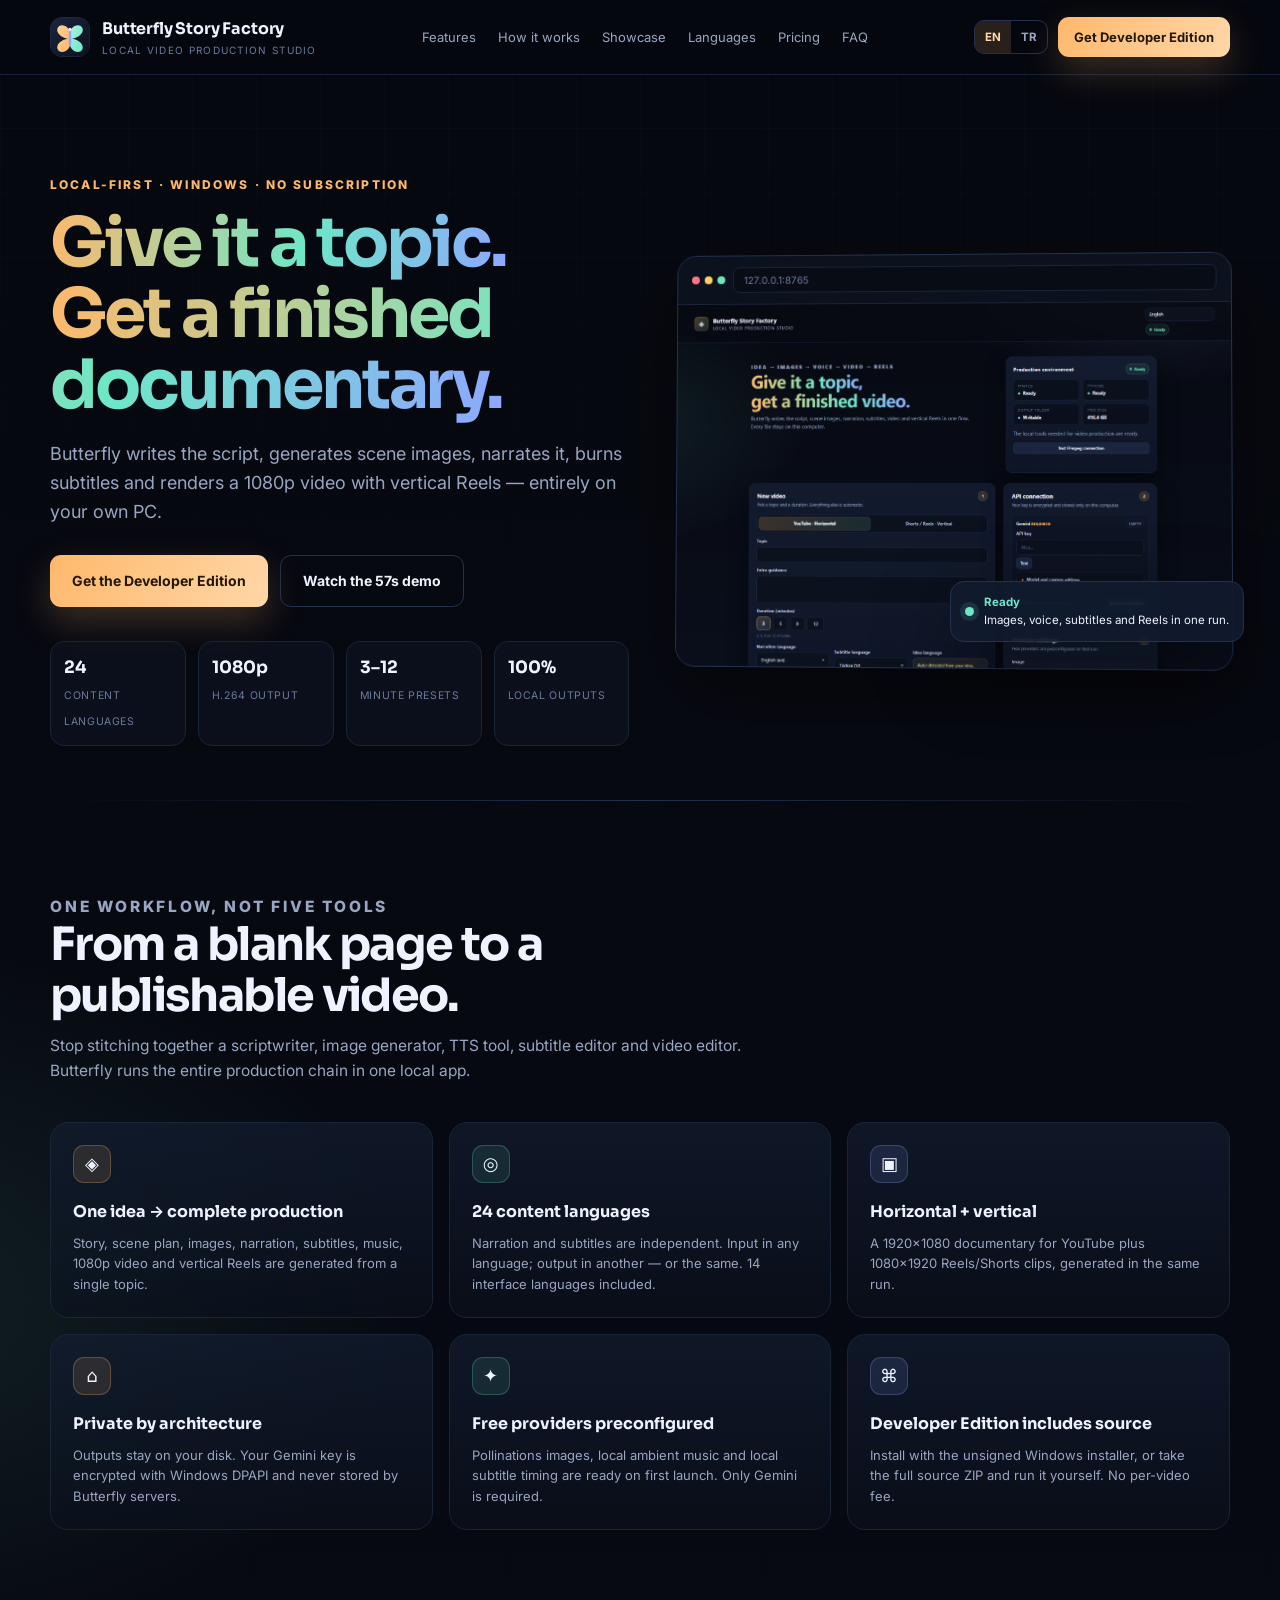
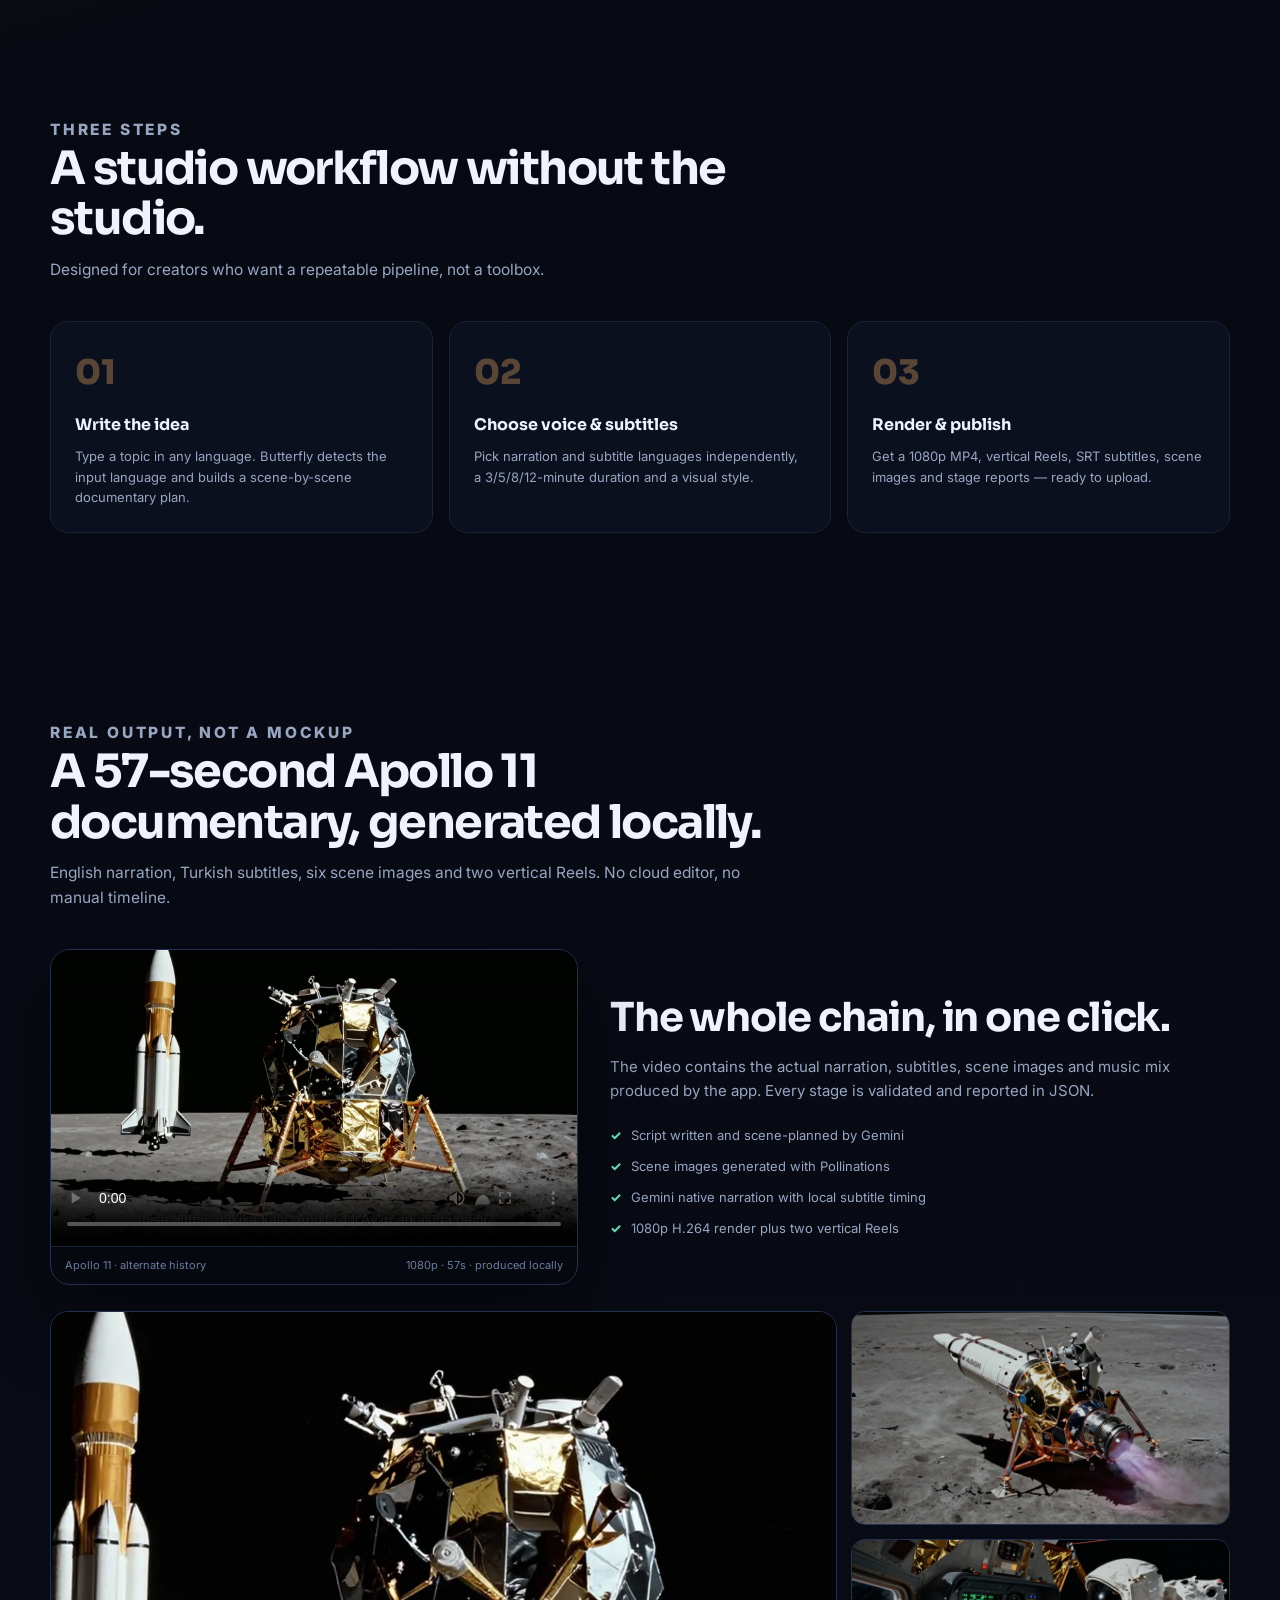
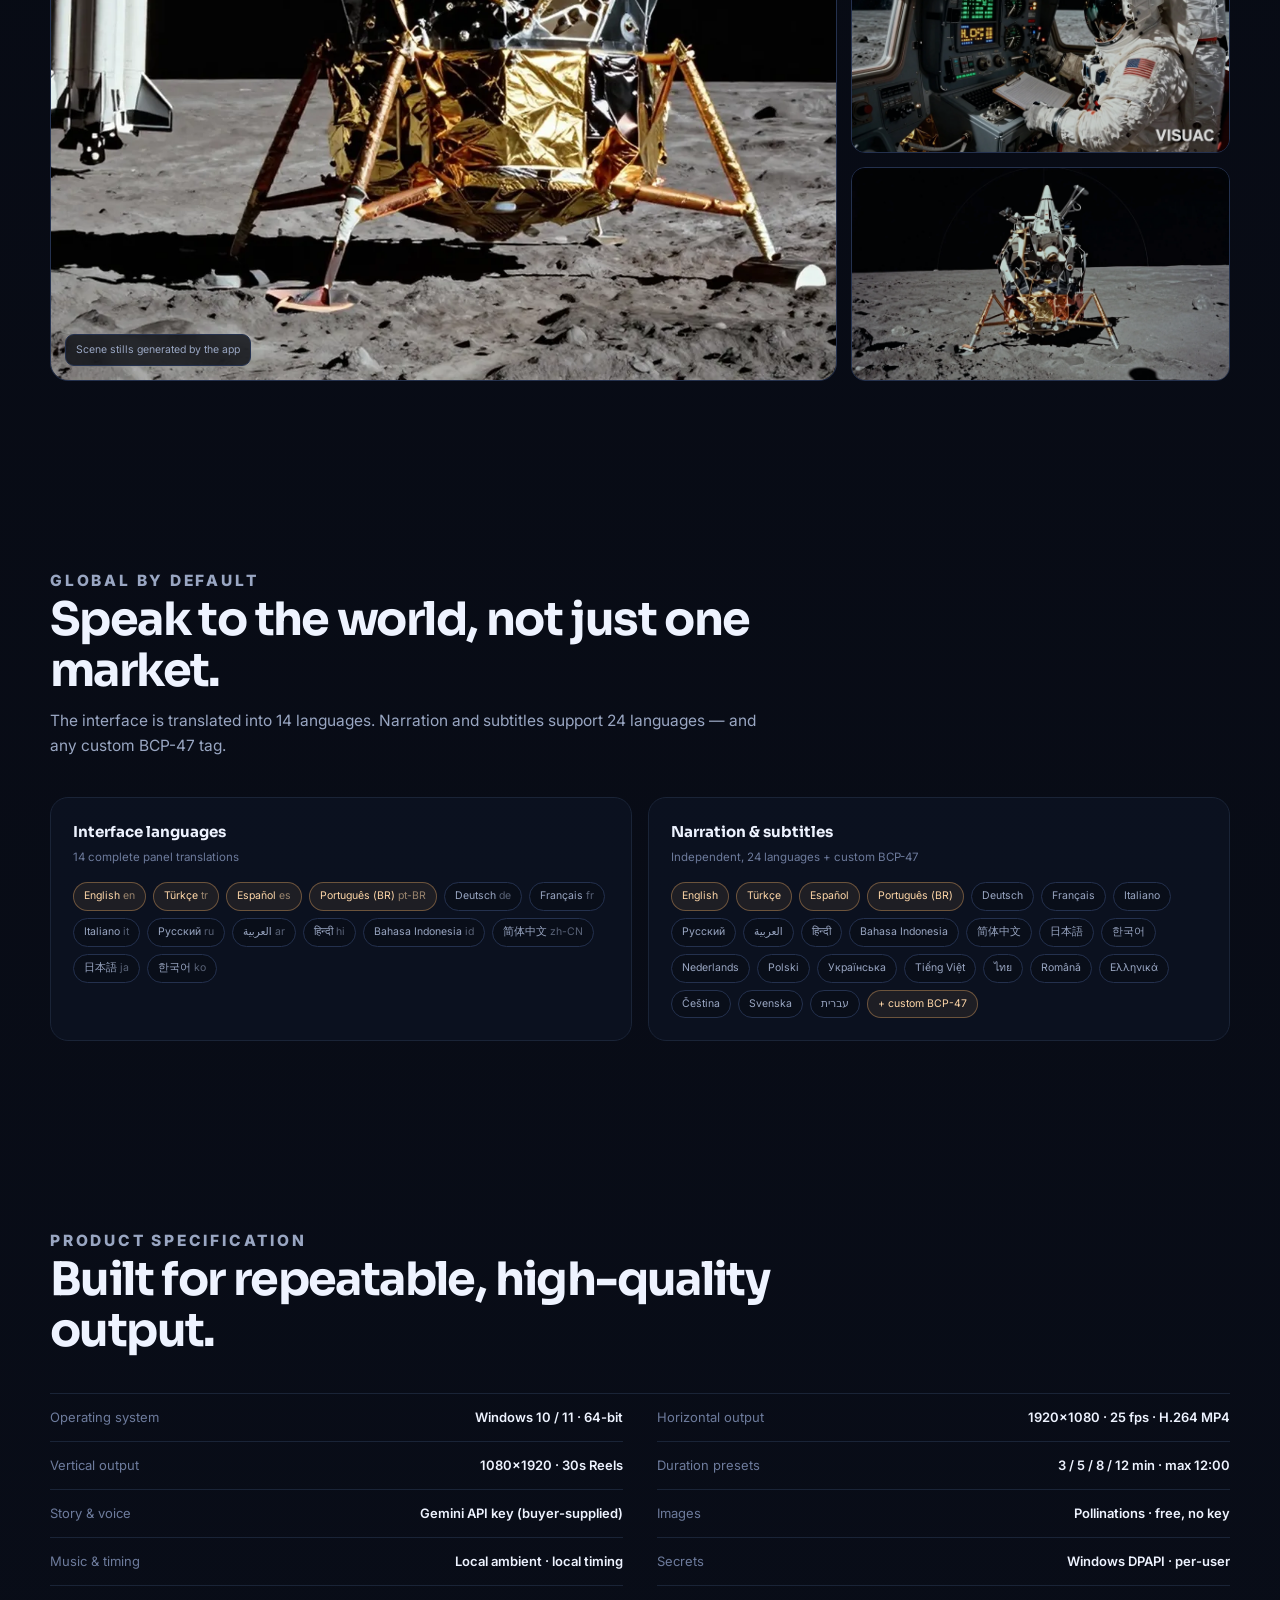
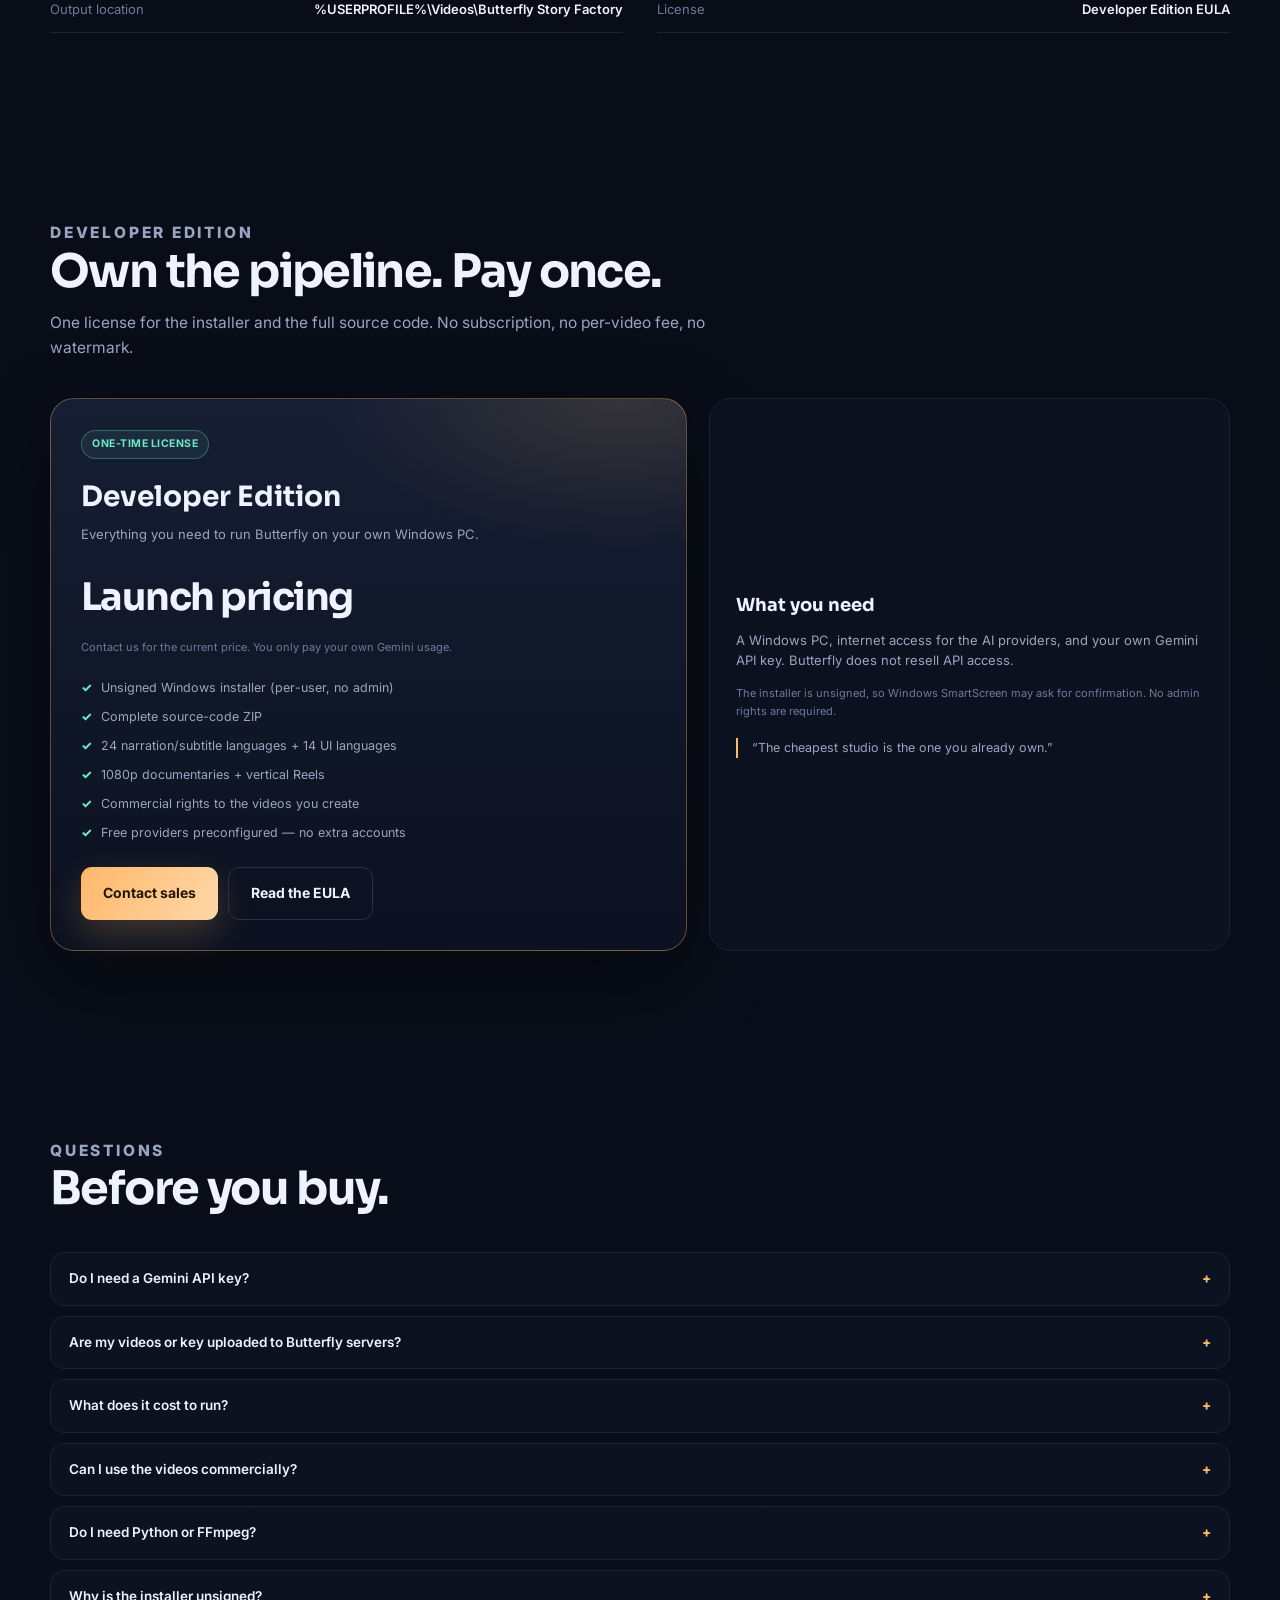
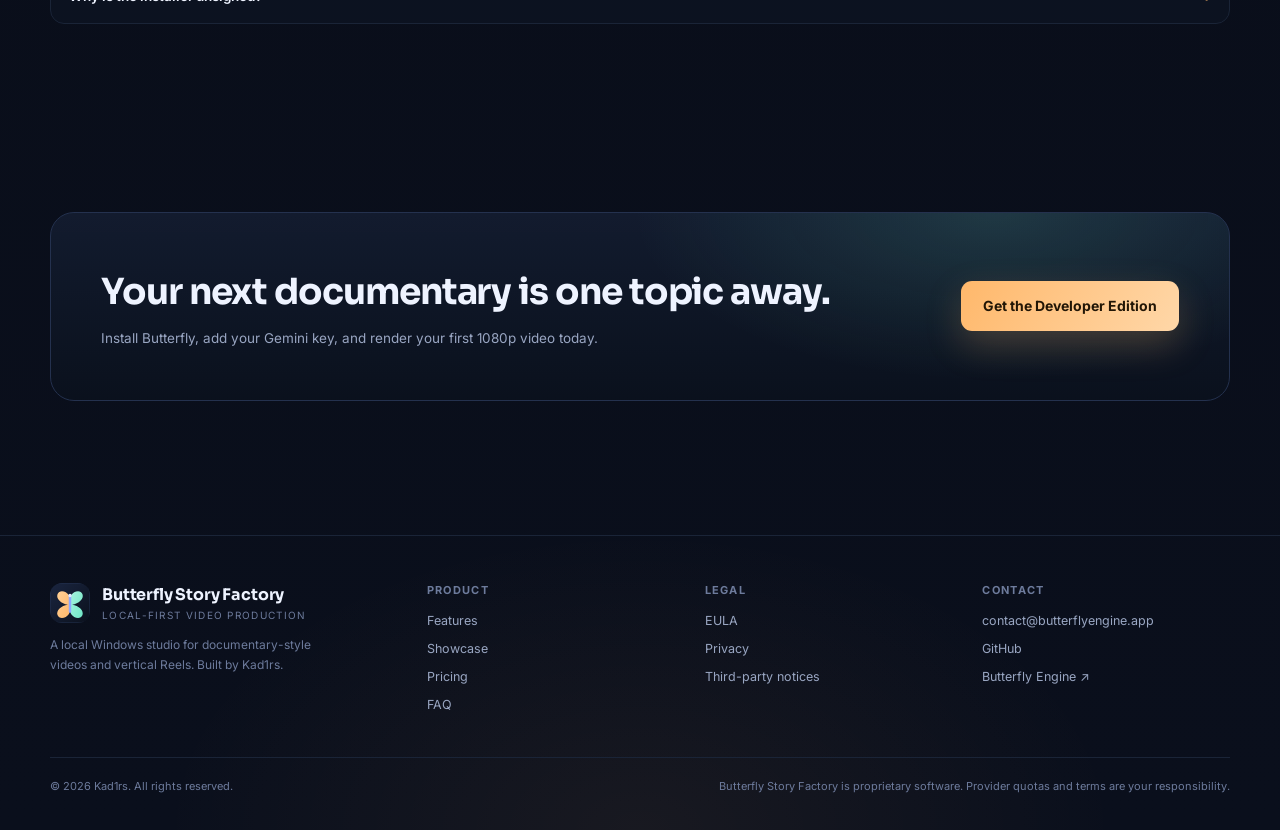
<file: index.html>
<!doctype html>
<html lang="en">
<head>
<meta charset="utf-8">
<meta name="viewport" content="width=device-width, initial-scale=1">
<title>Butterfly Story Factory — Local AI Documentary Video Studio</title>
<meta name="description" content="Turn one idea into a scripted, narrated, subtitled 1080p documentary and vertical Reels — entirely on your Windows PC. 24 languages, 3–12 minutes, no subscription.">
<link rel="canonical" href="https://butterflyengine.app/story-factory/">
<link rel="alternate" hreflang="en" href="https://butterflyengine.app/story-factory/?lang=en">
<link rel="alternate" hreflang="tr" href="https://butterflyengine.app/story-factory/?lang=tr">
<link rel="alternate" hreflang="x-default" href="https://butterflyengine.app/story-factory/">
<meta property="og:type" content="website">
<meta property="og:site_name" content="Butterfly Story Factory">
<meta property="og:title" content="Butterfly Story Factory — Give it a topic. Get a finished documentary.">
<meta property="og:description" content="Local-first AI video production for Windows. 24 languages, 1080p documentary + vertical Reels, no subscription.">
<meta property="og:url" content="https://butterflyengine.app/story-factory/">
<meta property="og:image" content="https://butterflyengine.app/story-factory/assets/og-image.png">
<meta name="twitter:card" content="summary_large_image">
<meta name="twitter:title" content="Butterfly Story Factory">
<meta name="twitter:description" content="Give it a topic. Get a finished documentary. Local-first AI video production for Windows.">
<meta name="twitter:image" content="https://butterflyengine.app/story-factory/assets/og-image.png">
<meta name="theme-color" content="#06080f">
<link rel="icon" href="favicon.ico" sizes="any">
<link rel="icon" type="image/png" sizes="192x192" href="assets/icon-192.png">
<link rel="apple-touch-icon" href="assets/icon-192.png">
<link rel="stylesheet" href="assets/style.css">
<script type="application/ld+json">
{
  "@context": "https://schema.org",
  "@type": "SoftwareApplication",
  "name": "Butterfly Story Factory",
  "applicationCategory": "MultimediaApplication",
  "operatingSystem": "Windows 10, Windows 11",
  "description": "Local-first AI documentary video studio. Generates scripts, images, narration, subtitles, 1080p video and vertical Reels from one idea.",
  "url": "https://butterflyengine.app/story-factory/",
  "image": "https://butterflyengine.app/story-factory/assets/og-image.png",
  "author": { "@type": "Person", "name": "Kad1rs" },
  "featureList": [
    "24 narration and subtitle languages",
    "14 interface languages",
    "3, 5, 8 and 12 minute documentaries",
    "1920x1080 H.264 output",
    "30-second vertical Reels",
    "Encrypted local API key storage"
  ]
}
</script>
</head>
<body>

<header class="site-header">
  <div class="wrap nav">
    <a class="brand" href="./" aria-label="Butterfly Story Factory home">
      <img src="assets/logo.svg" alt="">
      <span><strong>Butterfly Story Factory</strong><small data-i18n="brand_tag">Local video production studio</small></span>
    </a>
    <nav class="nav-links" id="navLinks">
      <a href="#features" data-i18n="nav_features">Features</a>
      <a href="#workflow" data-i18n="nav_workflow">How it works</a>
      <a href="#gallery" data-i18n="nav_gallery">Showcase</a>
      <a href="#languages" data-i18n="nav_languages">Languages</a>
      <a href="#pricing" data-i18n="nav_pricing">Pricing</a>
      <a href="#faq" data-i18n="nav_faq">FAQ</a>
    </nav>
    <div class="nav-actions">
      <div class="lang-toggle" role="group" aria-label="Language">
        <button type="button" data-set-lang="en" class="active">EN</button>
        <button type="button" data-set-lang="tr">TR</button>
      </div>
      <a class="btn btn-primary" href="#pricing" data-i18n="nav_cta">Get Developer Edition</a>
      <button class="mobile-menu" id="mobileMenu" type="button" aria-label="Menu">☰</button>
    </div>
  </div>
</header>

<main>
  <section class="hero">
    <div class="wrap hero-grid">
      <div>
        <p class="eyebrow" data-i18n="hero_eyebrow">Local-first · Windows · No subscription</p>
        <h1><span data-i18n="hero_title_1">Give it a topic.</span><br><span data-i18n="hero_title_2">Get a finished documentary.</span></h1>
        <p class="hero-lead" data-i18n="hero_lead">Butterfly writes the script, generates scene images, narrates it, burns subtitles and renders a 1080p video with vertical Reels — entirely on your own PC.</p>
        <div class="hero-cta">
          <a class="btn btn-primary btn-lg" href="#pricing" data-i18n="hero_cta_primary">Get the Developer Edition</a>
          <a class="btn btn-ghost btn-lg" href="#gallery" data-i18n="hero_cta_secondary">Watch the 57s demo</a>
        </div>
        <div class="hero-stats">
          <div class="hero-stat"><strong>24</strong><span data-i18n="stat_languages">Content languages</span></div>
          <div class="hero-stat"><strong>1080p</strong><span data-i18n="stat_output">H.264 output</span></div>
          <div class="hero-stat"><strong>3–12</strong><span data-i18n="stat_duration">Minute presets</span></div>
          <div class="hero-stat"><strong>100%</strong><span data-i18n="stat_local">Local outputs</span></div>
        </div>
      </div>
      <div class="hero-visual">
        <div class="browser">
          <div class="browser-bar"><span class="browser-dots"><i></i><i></i><i></i></span><span class="browser-url">127.0.0.1:8765</span></div>
          <img src="assets/ui-main.png" alt="Butterfly Story Factory control panel">
        </div>
        <div class="floating"><span class="pulse"></span><span><b data-i18n="floating_ready">Ready</b><br><span data-i18n="floating_text">Images, voice, subtitles and Reels in one run.</span></span></div>
      </div>
    </div>
  </section>

  <div class="wrap"><div class="divider"></div></div>

  <section class="section" id="features">
    <div class="wrap">
      <div class="section-head reveal">
        <p class="eyebrow" data-i18n="features_eyebrow">One workflow, not five tools</p>
        <h2 data-i18n="features_title">From a blank page to a publishable video.</h2>
        <p data-i18n="features_lead">Stop stitching together a scriptwriter, image generator, TTS tool, subtitle editor and video editor. Butterfly runs the entire production chain in one local app.</p>
      </div>
      <div class="feature-grid">
        <article class="feature reveal">
          <div class="feature-icon">◈</div>
          <h3 data-i18n="f1_title">One idea → complete production</h3>
          <p data-i18n="f1_text">Story, scene plan, images, narration, subtitles, music, 1080p video and vertical Reels are generated from a single topic.</p>
        </article>
        <article class="feature reveal">
          <div class="feature-icon">◎</div>
          <h3 data-i18n="f2_title">24 content languages</h3>
          <p data-i18n="f2_text">Narration and subtitles are independent. Input in any language; output in another — or the same. 14 interface languages included.</p>
        </article>
        <article class="feature reveal">
          <div class="feature-icon">▣</div>
          <h3 data-i18n="f3_title">Horizontal + vertical</h3>
          <p data-i18n="f3_text">A 1920×1080 documentary for YouTube plus 1080×1920 Reels/Shorts clips, generated in the same run.</p>
        </article>
        <article class="feature reveal">
          <div class="feature-icon">⌂</div>
          <h3 data-i18n="f4_title">Private by architecture</h3>
          <p data-i18n="f4_text">Outputs stay on your disk. Your Gemini key is encrypted with Windows DPAPI and never stored by Butterfly servers.</p>
        </article>
        <article class="feature reveal">
          <div class="feature-icon">✦</div>
          <h3 data-i18n="f5_title">Free providers preconfigured</h3>
          <p data-i18n="f5_text">Pollinations images, local ambient music and local subtitle timing are ready on first launch. Only Gemini is required.</p>
        </article>
        <article class="feature reveal">
          <div class="feature-icon">⌘</div>
          <h3 data-i18n="f6_title">Developer Edition includes source</h3>
          <p data-i18n="f6_text">Install with the unsigned Windows installer, or take the full source ZIP and run it yourself. No per-video fee.</p>
        </article>
      </div>
    </div>
  </section>

  <section class="section" id="workflow">
    <div class="wrap">
      <div class="section-head reveal">
        <p class="eyebrow" data-i18n="workflow_eyebrow">Three steps</p>
        <h2 data-i18n="workflow_title">A studio workflow without the studio.</h2>
        <p data-i18n="workflow_lead">Designed for creators who want a repeatable pipeline, not a toolbox.</p>
      </div>
      <div class="steps">
        <article class="step reveal">
          <h3 data-i18n="step1_title">Write the idea</h3>
          <p data-i18n="step1_text">Type a topic in any language. Butterfly detects the input language and builds a scene-by-scene documentary plan.</p>
        </article>
        <article class="step reveal">
          <h3 data-i18n="step2_title">Choose voice & subtitles</h3>
          <p data-i18n="step2_text">Pick narration and subtitle languages independently, a 3/5/8/12-minute duration and a visual style.</p>
        </article>
        <article class="step reveal">
          <h3 data-i18n="step3_title">Render & publish</h3>
          <p data-i18n="step3_text">Get a 1080p MP4, vertical Reels, SRT subtitles, scene images and stage reports — ready to upload.</p>
        </article>
      </div>
    </div>
  </section>

  <section class="section" id="gallery">
    <div class="wrap">
      <div class="section-head reveal">
        <p class="eyebrow" data-i18n="gallery_eyebrow">Real output, not a mockup</p>
        <h2 data-i18n="gallery_title">A 57-second Apollo 11 documentary, generated locally.</h2>
        <p data-i18n="gallery_lead">English narration, Turkish subtitles, six scene images and two vertical Reels. No cloud editor, no manual timeline.</p>
      </div>
      <div class="demo-grid">
        <div class="video-frame reveal">
          <video controls preload="metadata" poster="assets/demo-poster.jpg">
            <source src="assets/demo.mp4" type="video/mp4">
            <span data-i18n="video_fallback">Your browser does not support HTML video.</span>
          </video>
          <div class="video-caption"><span data-i18n="video_caption_left">Apollo 11 · alternate history</span><span data-i18n="video_caption_right">1080p · 57s · produced locally</span></div>
        </div>
        <div class="demo-copy reveal">
          <h2 data-i18n="demo_title">The whole chain, in one click.</h2>
          <p data-i18n="demo_text">The video contains the actual narration, subtitles, scene images and music mix produced by the app. Every stage is validated and reported in JSON.</p>
          <ul class="demo-list">
            <li data-i18n="demo_li1">Script written and scene-planned by Gemini</li>
            <li data-i18n="demo_li2">Scene images generated with Pollinations</li>
            <li data-i18n="demo_li3">Gemini native narration with local subtitle timing</li>
            <li data-i18n="demo_li4">1080p H.264 render plus two vertical Reels</li>
          </ul>
        </div>
      </div>
      <div class="gallery" style="margin-top:26px">
        <div class="gallery-main reveal">
          <img id="galleryMain" src="assets/scene-1.webp" alt="Apollo 11 documentary scene 1">
          <span class="tag" data-i18n="gallery_tag">Scene stills generated by the app</span>
        </div>
        <div class="gallery-side">
          <button type="button" data-gallery="assets/scene-2.webp" aria-label="Scene 2"><img src="assets/scene-2.webp" alt="Apollo 11 scene 2"></button>
          <button type="button" data-gallery="assets/scene-3.webp" aria-label="Scene 3"><img src="assets/scene-3.webp" alt="Apollo 11 scene 3"></button>
          <button type="button" data-gallery="assets/scene-4.webp" aria-label="Scene 4"><img src="assets/scene-4.webp" alt="Apollo 11 scene 4"></button>
        </div>
      </div>
    </div>
  </section>

  <section class="section" id="languages">
    <div class="wrap">
      <div class="section-head reveal">
        <p class="eyebrow" data-i18n="languages_eyebrow">Global by default</p>
        <h2 data-i18n="languages_title">Speak to the world, not just one market.</h2>
        <p data-i18n="languages_lead">The interface is translated into 14 languages. Narration and subtitles support 24 languages — and any custom BCP-47 tag.</p>
      </div>
      <div class="lang-panel">
        <div class="lang-card reveal">
          <h3 data-i18n="lang_ui_title">Interface languages</h3>
          <p data-i18n="lang_ui_sub">14 complete panel translations</p>
          <div class="chips" id="uiChips"></div>
        </div>
        <div class="lang-card reveal">
          <h3 data-i18n="lang_content_title">Narration & subtitles</h3>
          <p data-i18n="lang_content_sub">Independent, 24 languages + custom BCP-47</p>
          <div class="chips" id="contentChips"></div>
        </div>
      </div>
    </div>
  </section>

  <section class="section" id="specs">
    <div class="wrap">
      <div class="section-head reveal">
        <p class="eyebrow" data-i18n="specs_eyebrow">Product specification</p>
        <h2 data-i18n="specs_title">Built for repeatable, high-quality output.</h2>
      </div>
      <div class="spec-grid">
        <div class="spec-row"><span data-i18n="spec_os">Operating system</span><strong>Windows 10 / 11 · 64-bit</strong></div>
        <div class="spec-row"><span data-i18n="spec_output">Horizontal output</span><strong>1920×1080 · 25 fps · H.264 MP4</strong></div>
        <div class="spec-row"><span data-i18n="spec_vertical">Vertical output</span><strong>1080×1920 · 30s Reels</strong></div>
        <div class="spec-row"><span data-i18n="spec_duration">Duration presets</span><strong>3 / 5 / 8 / 12 min · max 12:00</strong></div>
        <div class="spec-row"><span data-i18n="spec_story">Story & voice</span><strong>Gemini API key (buyer-supplied)</strong></div>
        <div class="spec-row"><span data-i18n="spec_images">Images</span><strong>Pollinations · free, no key</strong></div>
        <div class="spec-row"><span data-i18n="spec_music">Music & timing</span><strong>Local ambient · local timing</strong></div>
        <div class="spec-row"><span data-i18n="spec_privacy">Secrets</span><strong>Windows DPAPI · per-user</strong></div>
        <div class="spec-row"><span data-i18n="spec_outputs">Output location</span><strong>%USERPROFILE%\Videos\Butterfly Story Factory</strong></div>
        <div class="spec-row"><span data-i18n="spec_license">License</span><strong>Developer Edition EULA</strong></div>
      </div>
    </div>
  </section>

  <section class="section" id="pricing">
    <div class="wrap">
      <div class="section-head reveal">
        <p class="eyebrow" data-i18n="pricing_eyebrow">Developer Edition</p>
        <h2 data-i18n="pricing_title">Own the pipeline. Pay once.</h2>
        <p data-i18n="pricing_lead">One license for the installer and the full source code. No subscription, no per-video fee, no watermark.</p>
      </div>
      <div class="pricing-wrap">
        <div class="price-card reveal">
          <span class="badge" data-i18n="price_badge">One-time license</span>
          <h2>Developer Edition</h2>
          <p class="sub" data-i18n="price_sub">Everything you need to run Butterfly on your own Windows PC.</p>
          <div class="price"><strong data-i18n="price_value">Launch pricing</strong></div>
          <p class="price-note" data-i18n="price_note">Contact us for the current price. You only pay your own Gemini usage.</p>
          <ul class="price-list">
            <li data-i18n="price_li1">Unsigned Windows installer (per-user, no admin)</li>
            <li data-i18n="price_li2">Complete source-code ZIP</li>
            <li data-i18n="price_li3">24 narration/subtitle languages + 14 UI languages</li>
            <li data-i18n="price_li4">1080p documentaries + vertical Reels</li>
            <li data-i18n="price_li5">Commercial rights to the videos you create</li>
            <li data-i18n="price_li6">Free providers preconfigured — no extra accounts</li>
          </ul>
          <div class="price-actions">
            <a class="btn btn-primary btn-lg" href="mailto:contact@butterflyengine.app?subject=Butterfly%20Story%20Factory%20Developer%20Edition" data-i18n="price_cta">Contact sales</a>
            <a class="btn btn-ghost btn-lg" href="legal/eula.html" data-i18n="price_eula">Read the EULA</a>
          </div>
        </div>
        <aside class="price-aside reveal">
          <h3 data-i18n="aside_title">What you need</h3>
          <p data-i18n="aside_text">A Windows PC, internet access for the AI providers, and your own Gemini API key. Butterfly does not resell API access.</p>
          <p class="small" data-i18n="aside_small">The installer is unsigned, so Windows SmartScreen may ask for confirmation. No admin rights are required.</p>
          <div class="quote" data-i18n="aside_quote">“The cheapest studio is the one you already own.”</div>
        </aside>
      </div>
    </div>
  </section>

  <section class="section" id="faq">
    <div class="wrap">
      <div class="section-head reveal">
        <p class="eyebrow" data-i18n="faq_eyebrow">Questions</p>
        <h2 data-i18n="faq_title">Before you buy.</h2>
      </div>
      <div class="faq">
        <details class="reveal"><summary data-i18n="faq_q1">Do I need a Gemini API key?</summary><div class="answer" data-i18n="faq_a1">Yes. The story and narration use Gemini, and you supply your own key. Butterfly encrypts it locally with Windows DPAPI. You pay Google directly for your usage.</div></details>
        <details class="reveal"><summary data-i18n="faq_q2">Are my videos or key uploaded to Butterfly servers?</summary><div class="answer" data-i18n="faq_a2">No. Butterfly has no cloud service. Outputs stay on your disk. Only the prompts and narration text needed for a request are sent to the providers you enabled.</div></details>
        <details class="reveal"><summary data-i18n="faq_q3">What does it cost to run?</summary><div class="answer" data-i18n="faq_a3">Images, music and subtitle timing use free or local providers. Your only variable cost is your Gemini API usage, billed by Google under your own account.</div></details>
        <details class="reveal"><summary data-i18n="faq_q4">Can I use the videos commercially?</summary><div class="answer" data-i18n="faq_a4">Yes. The Developer Edition license lets you monetize the videos you create. You remain responsible for the factual accuracy, rights and platform policies of your content.</div></details>
        <details class="reveal"><summary data-i18n="faq_q5">Do I need Python or FFmpeg?</summary><div class="answer" data-i18n="faq_a5">No with the installer — both the runtime and an LGPL FFmpeg build are included. The source ZIP is for buyers who prefer to install Python dependencies themselves.</div></details>
        <details class="reveal"><summary data-i18n="faq_q6">Why is the installer unsigned?</summary><div class="answer" data-i18n="faq_a6">Code-signing certificates are costly for an independent release. The build uses a one-folder layout without packing or code obfuscation. Windows SmartScreen may show an “unknown publisher” warning; choose “More info → Run anyway”.</div></details>
      </div>
    </div>
  </section>

  <section class="section">
    <div class="wrap">
      <div class="cta-band reveal">
        <div>
          <h2 data-i18n="cta_title">Your next documentary is one topic away.</h2>
          <p data-i18n="cta_text">Install Butterfly, add your Gemini key, and render your first 1080p video today.</p>
        </div>
        <a class="btn btn-primary btn-lg" href="mailto:contact@butterflyengine.app?subject=Butterfly%20Story%20Factory%20Developer%20Edition" data-i18n="cta_button">Get the Developer Edition</a>
      </div>
    </div>
  </section>
</main>

<footer class="site-footer">
  <div class="wrap">
    <div class="footer-grid">
      <div class="footer-brand">
        <a class="brand" href="./">
          <img src="assets/logo.svg" alt="">
          <span><strong>Butterfly Story Factory</strong><small data-i18n="footer_tag">Local-first video production</small></span>
        </a>
        <p data-i18n="footer_text">A local Windows studio for documentary-style videos and vertical Reels. Built by Kad1rs.</p>
      </div>
      <div class="footer-col">
        <h4 data-i18n="footer_product">Product</h4>
        <a href="#features" data-i18n="nav_features">Features</a>
        <a href="#gallery" data-i18n="nav_gallery">Showcase</a>
        <a href="#pricing" data-i18n="nav_pricing">Pricing</a>
        <a href="#faq" data-i18n="nav_faq">FAQ</a>
      </div>
      <div class="footer-col">
        <h4 data-i18n="footer_legal">Legal</h4>
        <a href="legal/eula.html" data-i18n="footer_eula">EULA</a>
        <a href="legal/privacy.html" data-i18n="footer_privacy">Privacy</a>
        <a href="legal/third-party.html" data-i18n="footer_third_party">Third-party notices</a>
      </div>
      <div class="footer-col">
        <h4 data-i18n="footer_contact">Contact</h4>
        <a href="mailto:contact@butterflyengine.app">contact@butterflyengine.app</a>
        <a href="https://github.com/Kad1Rss/butterflyengine.app" rel="noopener" data-i18n="footer_github">GitHub</a>
        <a href="https://butterflyengine.app/" rel="noopener" data-i18n="footer_engine">Butterfly Engine ↗</a>
      </div>
    </div>
    <div class="footer-bottom">
      <span>© 2026 Kad1rs. <span data-i18n="footer_rights">All rights reserved.</span></span>
      <span data-i18n="footer_note">Butterfly Story Factory is proprietary software. Provider quotas and terms are your responsibility.</span>
    </div>
  </div>
</footer>

<script src="assets/site.js" defer></script>
</body>
</html>
</file>
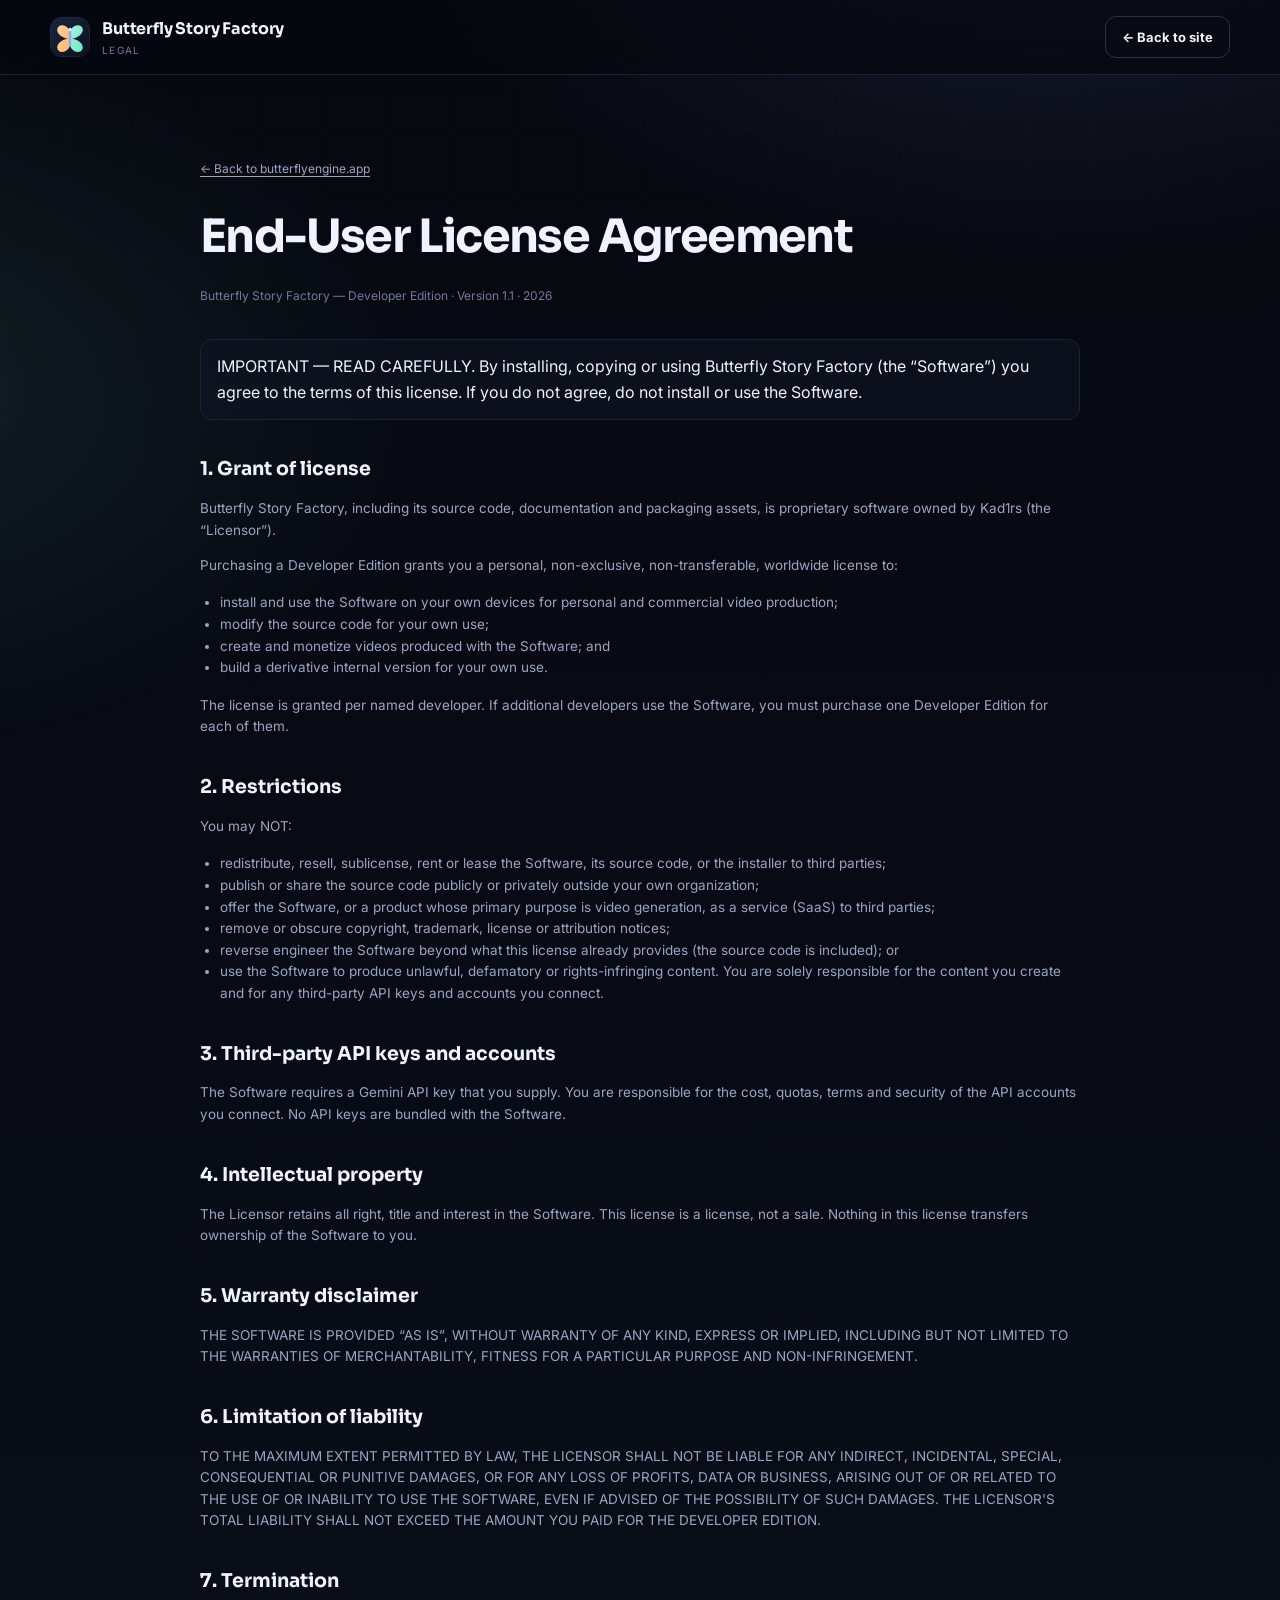
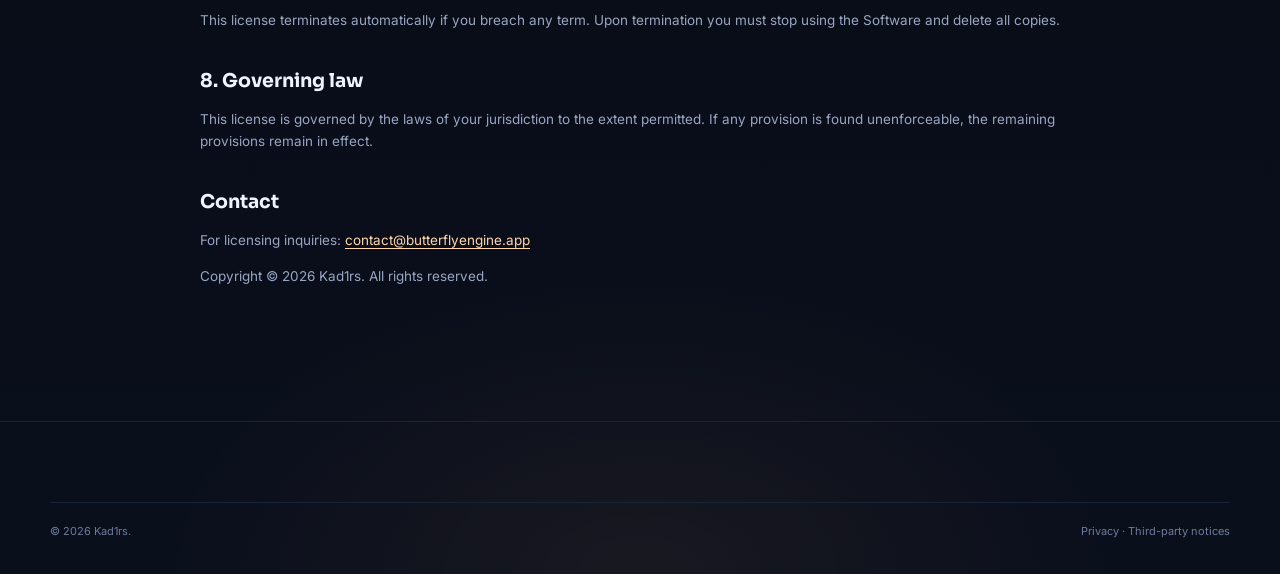
<file: legal/eula.html>
<!doctype html>
<html lang="en">
<head>
<meta charset="utf-8">
<meta name="viewport" content="width=device-width, initial-scale=1">
<title>End-User License Agreement — Butterfly Story Factory</title>
<meta name="robots" content="index,follow">
<link rel="canonical" href="https://butterflyengine.app/story-factory/legal/eula.html">
<link rel="icon" href="../favicon.ico" sizes="any">
<link rel="stylesheet" href="../assets/style.css">
</head>
<body>
<header class="site-header">
  <div class="wrap nav">
    <a class="brand" href="../"><img src="../assets/logo.svg" alt=""><span><strong>Butterfly Story Factory</strong><small>Legal</small></span></a>
    <div class="nav-actions"><a class="btn btn-ghost" href="../">← Back to site</a></div>
  </div>
</header>
<main class="wrap legal-wrap">
  <a class="back" href="../">← Back to butterflyengine.app</a>
  <h1>End-User License Agreement</h1>
  <p class="updated">Butterfly Story Factory — Developer Edition · Version 1.1 · 2026</p>

  <div class="legal-note">IMPORTANT — READ CAREFULLY. By installing, copying or using Butterfly Story Factory (the “Software”) you agree to the terms of this license. If you do not agree, do not install or use the Software.</div>

  <h2>1. Grant of license</h2>
  <p>Butterfly Story Factory, including its source code, documentation and packaging assets, is proprietary software owned by Kad1rs (the “Licensor”).</p>
  <p>Purchasing a Developer Edition grants you a personal, non-exclusive, non-transferable, worldwide license to:</p>
  <ul>
    <li>install and use the Software on your own devices for personal and commercial video production;</li>
    <li>modify the source code for your own use;</li>
    <li>create and monetize videos produced with the Software; and</li>
    <li>build a derivative internal version for your own use.</li>
  </ul>
  <p>The license is granted per named developer. If additional developers use the Software, you must purchase one Developer Edition for each of them.</p>

  <h2>2. Restrictions</h2>
  <p>You may NOT:</p>
  <ul>
    <li>redistribute, resell, sublicense, rent or lease the Software, its source code, or the installer to third parties;</li>
    <li>publish or share the source code publicly or privately outside your own organization;</li>
    <li>offer the Software, or a product whose primary purpose is video generation, as a service (SaaS) to third parties;</li>
    <li>remove or obscure copyright, trademark, license or attribution notices;</li>
    <li>reverse engineer the Software beyond what this license already provides (the source code is included); or</li>
    <li>use the Software to produce unlawful, defamatory or rights-infringing content. You are solely responsible for the content you create and for any third-party API keys and accounts you connect.</li>
  </ul>

  <h2>3. Third-party API keys and accounts</h2>
  <p>The Software requires a Gemini API key that you supply. You are responsible for the cost, quotas, terms and security of the API accounts you connect. No API keys are bundled with the Software.</p>

  <h2>4. Intellectual property</h2>
  <p>The Licensor retains all right, title and interest in the Software. This license is a license, not a sale. Nothing in this license transfers ownership of the Software to you.</p>

  <h2>5. Warranty disclaimer</h2>
  <p>THE SOFTWARE IS PROVIDED “AS IS”, WITHOUT WARRANTY OF ANY KIND, EXPRESS OR IMPLIED, INCLUDING BUT NOT LIMITED TO THE WARRANTIES OF MERCHANTABILITY, FITNESS FOR A PARTICULAR PURPOSE AND NON-INFRINGEMENT.</p>

  <h2>6. Limitation of liability</h2>
  <p>TO THE MAXIMUM EXTENT PERMITTED BY LAW, THE LICENSOR SHALL NOT BE LIABLE FOR ANY INDIRECT, INCIDENTAL, SPECIAL, CONSEQUENTIAL OR PUNITIVE DAMAGES, OR FOR ANY LOSS OF PROFITS, DATA OR BUSINESS, ARISING OUT OF OR RELATED TO THE USE OF OR INABILITY TO USE THE SOFTWARE, EVEN IF ADVISED OF THE POSSIBILITY OF SUCH DAMAGES. THE LICENSOR'S TOTAL LIABILITY SHALL NOT EXCEED THE AMOUNT YOU PAID FOR THE DEVELOPER EDITION.</p>

  <h2>7. Termination</h2>
  <p>This license terminates automatically if you breach any term. Upon termination you must stop using the Software and delete all copies.</p>

  <h2>8. Governing law</h2>
  <p>This license is governed by the laws of your jurisdiction to the extent permitted. If any provision is found unenforceable, the remaining provisions remain in effect.</p>

  <h2>Contact</h2>
  <p>For licensing inquiries: <a href="mailto:contact@butterflyengine.app">contact@butterflyengine.app</a></p>
  <p>Copyright © 2026 Kad1rs. All rights reserved.</p>
</main>
<footer class="site-footer"><div class="wrap footer-bottom"><span>© 2026 Kad1rs.</span><span><a href="privacy.html">Privacy</a> · <a href="third-party.html">Third-party notices</a></span></div></footer>
</body>
</html>
</file>
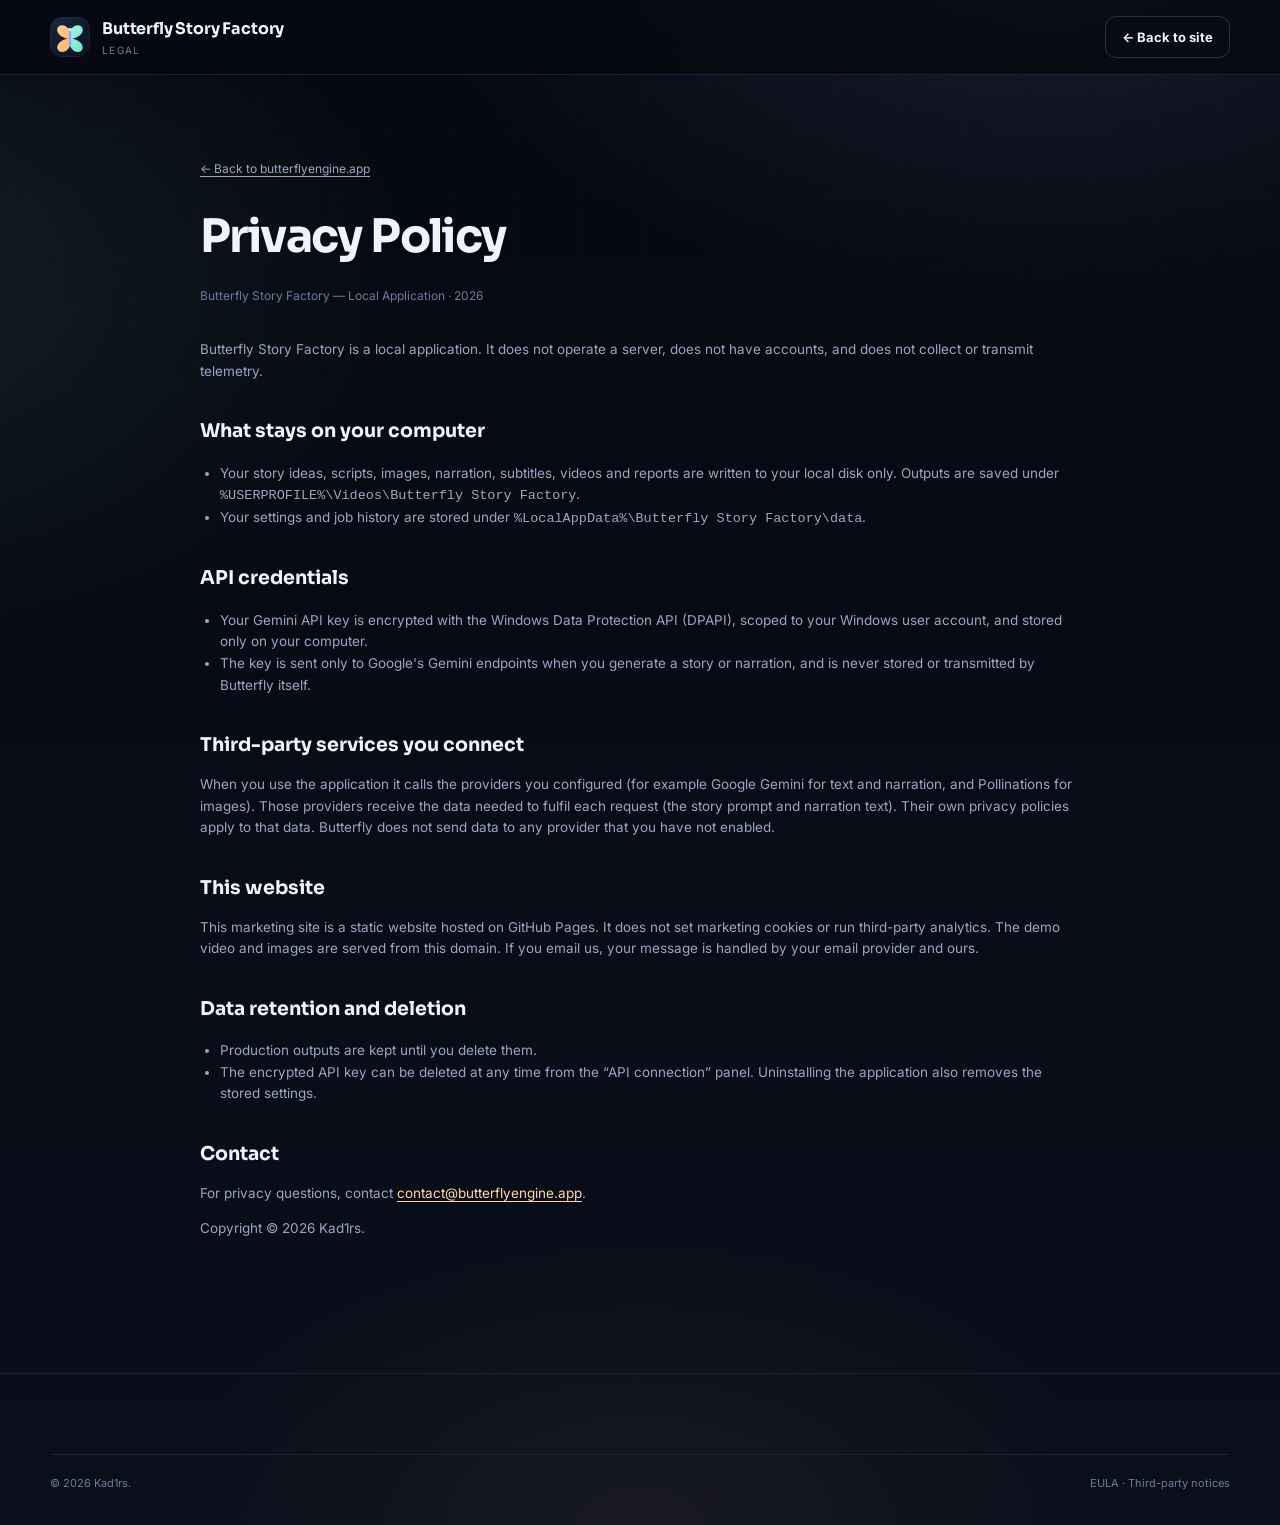
<file: legal/privacy.html>
<!doctype html>
<html lang="en">
<head>
<meta charset="utf-8">
<meta name="viewport" content="width=device-width, initial-scale=1">
<title>Privacy Policy — Butterfly Story Factory</title>
<meta name="robots" content="index,follow">
<link rel="canonical" href="https://butterflyengine.app/story-factory/legal/privacy.html">
<link rel="icon" href="../favicon.ico" sizes="any">
<link rel="stylesheet" href="../assets/style.css">
</head>
<body>
<header class="site-header">
  <div class="wrap nav">
    <a class="brand" href="../"><img src="../assets/logo.svg" alt=""><span><strong>Butterfly Story Factory</strong><small>Legal</small></span></a>
    <div class="nav-actions"><a class="btn btn-ghost" href="../">← Back to site</a></div>
  </div>
</header>
<main class="wrap legal-wrap">
  <a class="back" href="../">← Back to butterflyengine.app</a>
  <h1>Privacy Policy</h1>
  <p class="updated">Butterfly Story Factory — Local Application · 2026</p>

  <p>Butterfly Story Factory is a local application. It does not operate a server, does not have accounts, and does not collect or transmit telemetry.</p>

  <h2>What stays on your computer</h2>
  <ul>
    <li>Your story ideas, scripts, images, narration, subtitles, videos and reports are written to your local disk only. Outputs are saved under <code>%USERPROFILE%\Videos\Butterfly Story Factory</code>.</li>
    <li>Your settings and job history are stored under <code>%LocalAppData%\Butterfly Story Factory\data</code>.</li>
  </ul>

  <h2>API credentials</h2>
  <ul>
    <li>Your Gemini API key is encrypted with the Windows Data Protection API (DPAPI), scoped to your Windows user account, and stored only on your computer.</li>
    <li>The key is sent only to Google's Gemini endpoints when you generate a story or narration, and is never stored or transmitted by Butterfly itself.</li>
  </ul>

  <h2>Third-party services you connect</h2>
  <p>When you use the application it calls the providers you configured (for example Google Gemini for text and narration, and Pollinations for images). Those providers receive the data needed to fulfil each request (the story prompt and narration text). Their own privacy policies apply to that data. Butterfly does not send data to any provider that you have not enabled.</p>

  <h2>This website</h2>
  <p>This marketing site is a static website hosted on GitHub Pages. It does not set marketing cookies or run third-party analytics. The demo video and images are served from this domain. If you email us, your message is handled by your email provider and ours.</p>

  <h2>Data retention and deletion</h2>
  <ul>
    <li>Production outputs are kept until you delete them.</li>
    <li>The encrypted API key can be deleted at any time from the “API connection” panel. Uninstalling the application also removes the stored settings.</li>
  </ul>

  <h2>Contact</h2>
  <p>For privacy questions, contact <a href="mailto:contact@butterflyengine.app">contact@butterflyengine.app</a>.</p>
  <p>Copyright © 2026 Kad1rs.</p>
</main>
<footer class="site-footer"><div class="wrap footer-bottom"><span>© 2026 Kad1rs.</span><span><a href="eula.html">EULA</a> · <a href="third-party.html">Third-party notices</a></span></div></footer>
</body>
</html>
</file>
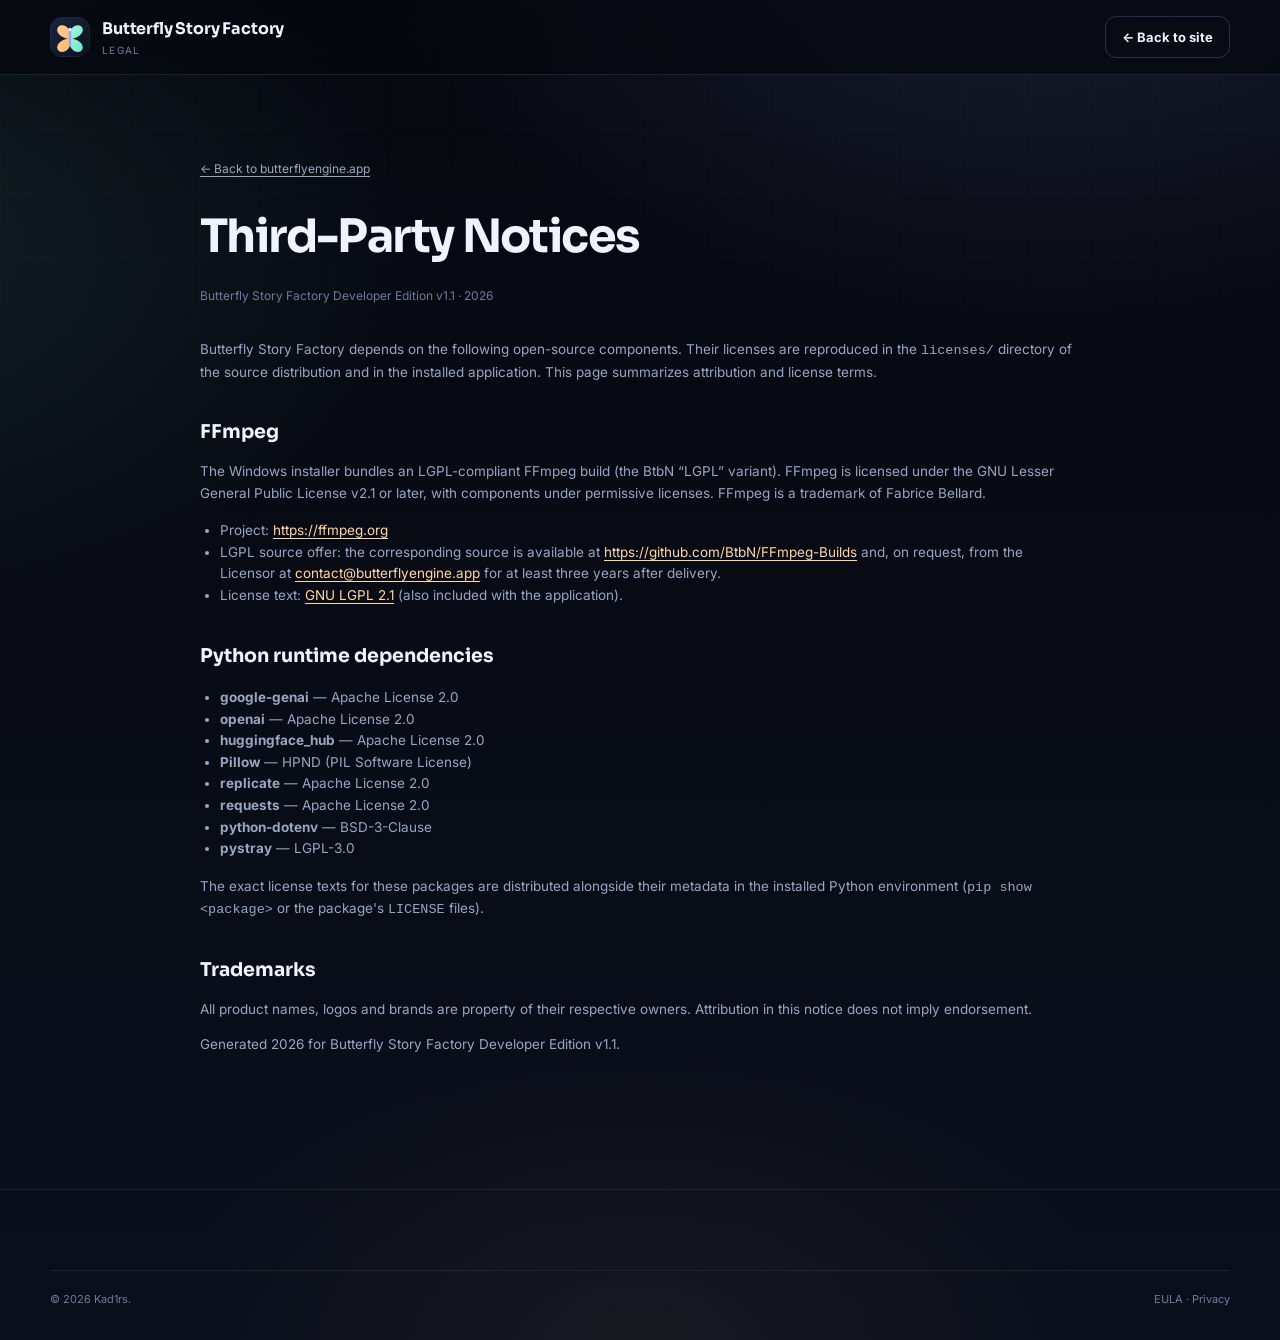
<file: legal/third-party.html>
<!doctype html>
<html lang="en">
<head>
<meta charset="utf-8">
<meta name="viewport" content="width=device-width, initial-scale=1">
<title>Third-Party Notices — Butterfly Story Factory</title>
<meta name="robots" content="index,follow">
<link rel="canonical" href="https://butterflyengine.app/story-factory/legal/third-party.html">
<link rel="icon" href="../favicon.ico" sizes="any">
<link rel="stylesheet" href="../assets/style.css">
</head>
<body>
<header class="site-header">
  <div class="wrap nav">
    <a class="brand" href="../"><img src="../assets/logo.svg" alt=""><span><strong>Butterfly Story Factory</strong><small>Legal</small></span></a>
    <div class="nav-actions"><a class="btn btn-ghost" href="../">← Back to site</a></div>
  </div>
</header>
<main class="wrap legal-wrap">
  <a class="back" href="../">← Back to butterflyengine.app</a>
  <h1>Third-Party Notices</h1>
  <p class="updated">Butterfly Story Factory Developer Edition v1.1 · 2026</p>

  <p>Butterfly Story Factory depends on the following open-source components. Their licenses are reproduced in the <code>licenses/</code> directory of the source distribution and in the installed application. This page summarizes attribution and license terms.</p>

  <h2>FFmpeg</h2>
  <p>The Windows installer bundles an LGPL-compliant FFmpeg build (the BtbN “LGPL” variant). FFmpeg is licensed under the GNU Lesser General Public License v2.1 or later, with components under permissive licenses. FFmpeg is a trademark of Fabrice Bellard.</p>
  <ul>
    <li>Project: <a href="https://ffmpeg.org" rel="noopener">https://ffmpeg.org</a></li>
    <li>LGPL source offer: the corresponding source is available at <a href="https://github.com/BtbN/FFmpeg-Builds" rel="noopener">https://github.com/BtbN/FFmpeg-Builds</a> and, on request, from the Licensor at <a href="mailto:contact@butterflyengine.app">contact@butterflyengine.app</a> for at least three years after delivery.</li>
    <li>License text: <a href="https://www.gnu.org/licenses/old-licenses/lgpl-2.1.html" rel="noopener">GNU LGPL 2.1</a> (also included with the application).</li>
  </ul>

  <h2>Python runtime dependencies</h2>
  <ul>
    <li><strong>google-genai</strong> — Apache License 2.0</li>
    <li><strong>openai</strong> — Apache License 2.0</li>
    <li><strong>huggingface_hub</strong> — Apache License 2.0</li>
    <li><strong>Pillow</strong> — HPND (PIL Software License)</li>
    <li><strong>replicate</strong> — Apache License 2.0</li>
    <li><strong>requests</strong> — Apache License 2.0</li>
    <li><strong>python-dotenv</strong> — BSD-3-Clause</li>
    <li><strong>pystray</strong> — LGPL-3.0</li>
  </ul>
  <p>The exact license texts for these packages are distributed alongside their metadata in the installed Python environment (<code>pip show &lt;package&gt;</code> or the package's <code>LICENSE</code> files).</p>

  <h2>Trademarks</h2>
  <p>All product names, logos and brands are property of their respective owners. Attribution in this notice does not imply endorsement.</p>

  <p>Generated 2026 for Butterfly Story Factory Developer Edition v1.1.</p>
</main>
<footer class="site-footer"><div class="wrap footer-bottom"><span>© 2026 Kad1rs.</span><span><a href="eula.html">EULA</a> · <a href="privacy.html">Privacy</a></span></div></footer>
</body>
</html>
</file>
<file: assets/style.css>
/* Butterfly Story Factory — marketing site
   Copyright (c) 2026 Kad1rs. All rights reserved. */

@import url("https://fonts.googleapis.com/css2?family=Inter:wght@400;500;600;700&family=Sora:wght@500;600;700;800&display=swap");

:root {
  --bg: #06080f;
  --bg-2: #0a0f1c;
  --panel: #0f1626;
  --panel-2: #131d31;
  --line: #24314e;
  --line-soft: #1a2437;
  --text: #eef3ff;
  --muted: #99a6c2;
  --muted-2: #6d7b9c;
  --gold: #ffb86b;
  --gold-2: #ffd7a8;
  --mint: #6ee7c7;
  --blue: #8ea7ff;
  --danger: #ff7387;
  --radius: 22px;
  --shadow: 0 30px 80px rgba(0, 0, 0, .45);
  --font: "Inter", ui-sans-serif, system-ui, -apple-system, "Segoe UI", Roboto, Arial, sans-serif;
  --display: "Sora", var(--font);
  --max: 1180px;
}

* { box-sizing: border-box; }
html { scroll-behavior: smooth; }
body {
  margin: 0;
  background:
    radial-gradient(1100px 700px at 82% -8%, rgba(142, 167, 255, .16), transparent 62%),
    radial-gradient(900px 600px at -10% 18%, rgba(110, 231, 199, .10), transparent 60%),
    radial-gradient(800px 500px at 50% 100%, rgba(255, 184, 107, .06), transparent 60%),
    linear-gradient(180deg, var(--bg) 0%, var(--bg-2) 100%);
  color: var(--text);
  font-family: var(--font);
  line-height: 1.6;
  -webkit-font-smoothing: antialiased;
  overflow-x: hidden;
}
body::before {
  content: "";
  position: fixed;
  inset: 0;
  pointer-events: none;
  background-image: linear-gradient(rgba(255,255,255,.022) 1px, transparent 1px), linear-gradient(90deg, rgba(255,255,255,.022) 1px, transparent 1px);
  background-size: 64px 64px;
  mask-image: linear-gradient(180deg, rgba(0,0,0,.8), transparent 70%);
  z-index: 0;
}
a { color: inherit; text-decoration: none; }
img, video { max-width: 100%; display: block; }
button { font: inherit; }
.wrap { width: min(var(--max), calc(100% - 40px)); margin: 0 auto; position: relative; z-index: 1; }
.eyebrow { color: var(--gold); font-size: 12px; font-weight: 800; letter-spacing: .18em; text-transform: uppercase; margin: 0 0 14px; }
.muted { color: var(--muted); }

/* Header */
.site-header {
  position: sticky; top: 0; z-index: 60;
  background: rgba(6, 8, 15, .76);
  backdrop-filter: blur(18px);
  border-bottom: 1px solid rgba(36, 49, 78, .65);
}
.nav { display: flex; align-items: center; justify-content: space-between; gap: 20px; min-height: 74px; }
.brand { display: flex; align-items: center; gap: 12px; }
.brand img { width: 40px; height: 40px; border-radius: 12px; }
.brand strong { font-family: var(--display); font-size: 16px; letter-spacing: -.01em; display: block; }
.brand small { color: var(--muted-2); font-size: 10px; letter-spacing: .13em; text-transform: uppercase; display: block; }
.nav-links { display: flex; align-items: center; gap: 22px; font-size: 13px; color: var(--muted); }
.nav-links a:hover { color: var(--text); }
.nav-actions { display: flex; align-items: center; gap: 10px; }
.lang-toggle { display: inline-flex; border: 1px solid var(--line); border-radius: 10px; overflow: hidden; }
.lang-toggle button { border: 0; background: transparent; color: var(--muted); padding: 7px 10px; font-size: 11.5px; font-weight: 700; cursor: pointer; }
.lang-toggle button.active { background: rgba(255, 184, 107, .14); color: var(--gold-2); }
.btn {
  display: inline-flex; align-items: center; justify-content: center; gap: 8px;
  border: 1px solid var(--line); background: var(--panel-2); color: var(--text);
  border-radius: 11px; padding: 10px 16px; font-size: 13px; font-weight: 700;
  cursor: pointer; transition: transform .15s, border-color .15s, background .15s;
}
.btn:hover { transform: translateY(-1px); border-color: #3b5077; background: #1a2742; }
.btn-primary { border: 0; background: linear-gradient(120deg, var(--gold), var(--gold-2)); color: #221606; box-shadow: 0 14px 36px rgba(255,184,107,.22); }
.btn-primary:hover { background: linear-gradient(120deg, #ffc784, #ffe0b8); }
.btn-ghost { background: transparent; }
.btn-lg { padding: 14px 22px; font-size: 14px; }
.mobile-menu { display: none; background: transparent; border: 1px solid var(--line); color: var(--text); border-radius: 10px; padding: 8px 11px; cursor: pointer; }

/* Hero */
.hero { padding: clamp(56px, 8vw, 100px) 0 54px; }
.hero-grid { display: grid; grid-template-columns: minmax(0, 1.02fr) minmax(0, .98fr); gap: 44px; align-items: center; }
.hero-grid > *, .demo-grid > *, .pricing-wrap > * { min-width: 0; }
.hero h1 { font-family: var(--display); font-size: clamp(40px, 5.4vw, 68px); line-height: 1.04; letter-spacing: -.045em; margin: 0 0 20px; }
.hero h1 span { background: linear-gradient(100deg, var(--gold), var(--mint) 56%, var(--blue)); -webkit-background-clip: text; background-clip: text; color: transparent; }
.hero-lead { color: var(--muted); font-size: clamp(15px, 1.5vw, 18px); max-width: 590px; margin: 0 0 28px; }
.hero-cta { display: flex; flex-wrap: wrap; gap: 12px; margin-bottom: 34px; }
.hero-stats { display: grid; grid-template-columns: repeat(4, 1fr); gap: 12px; }
.hero-stat { border: 1px solid var(--line-soft); background: rgba(15, 22, 38, .55); border-radius: 14px; padding: 12px 13px; }
.hero-stat strong { display: block; font-family: var(--display); font-size: 17px; }
.hero-stat span { color: var(--muted-2); font-size: 10.5px; letter-spacing: .06em; text-transform: uppercase; }
.hero-visual { position: relative; }
.browser {
  border: 1px solid var(--line); border-radius: 20px; overflow: hidden;
  background: var(--panel); box-shadow: var(--shadow);
  transform: perspective(1400px) rotateY(-3deg) rotateX(1.5deg);
  transition: transform .5s ease;
}
.browser:hover { transform: perspective(1400px) rotateY(0) rotateX(0); }
.browser-bar { display: flex; align-items: center; gap: 8px; padding: 11px 14px; border-bottom: 1px solid var(--line-soft); background: #0b111d; }
.browser-dots { display: flex; gap: 5px; }
.browser-dots i { width: 8px; height: 8px; border-radius: 50%; background: #2b3a58; display: block; }
.browser-dots i:nth-child(1) { background: #ff7387; }
.browser-dots i:nth-child(2) { background: #ffd166; }
.browser-dots i:nth-child(3) { background: #6ee7b7; }
.browser-url { flex: 1; background: #080c15; border: 1px solid var(--line-soft); border-radius: 7px; color: var(--muted-2); font-size: 10px; padding: 4px 10px; }
.browser img { width: 100%; aspect-ratio: 16 / 10.5; object-fit: cover; object-position: top center; }
.floating {
  position: absolute; right: -14px; bottom: 26px; background: rgba(18, 27, 46, .94);
  border: 1px solid var(--line); border-radius: 14px; padding: 11px 14px;
  box-shadow: var(--shadow); display: flex; align-items: center; gap: 10px; font-size: 11.5px;
}
.floating b { color: var(--mint); }
.pulse { width: 9px; height: 9px; border-radius: 50%; background: var(--mint); box-shadow: 0 0 0 5px rgba(110,231,199,.12); animation: pulse 2s infinite; }
@keyframes pulse { 50% { box-shadow: 0 0 0 9px rgba(110,231,199,0); } }

/* Sections */
.section { padding: clamp(58px, 8vw, 94px) 0; }
.section-head { max-width: 720px; margin-bottom: 38px; }
.section-head h2 { font-family: var(--display); font-size: clamp(30px, 3.8vw, 46px); line-height: 1.1; letter-spacing: -.035em; margin: 0 0 14px; }
.section-head p { color: var(--muted); font-size: 15.5px; margin: 0; }
.divider { height: 1px; background: linear-gradient(90deg, transparent, var(--line), transparent); }

/* Feature cards */
.feature-grid { display: grid; grid-template-columns: repeat(3, 1fr); gap: 16px; }
.feature {
  border: 1px solid var(--line-soft); border-radius: 18px; padding: 22px;
  background: linear-gradient(180deg, rgba(19, 29, 49, .72), rgba(11, 17, 29, .6));
  transition: border-color .2s, transform .2s;
}
.feature:hover { border-color: #34476c; transform: translateY(-3px); }
.feature-icon { width: 38px; height: 38px; border-radius: 11px; display: grid; place-items: center; margin-bottom: 16px; background: rgba(255,184,107,.12); border: 1px solid rgba(255,184,107,.25); font-size: 18px; }
.feature:nth-child(2) .feature-icon, .feature:nth-child(5) .feature-icon { background: rgba(110,231,199,.10); border-color: rgba(110,231,199,.24); }
.feature:nth-child(3) .feature-icon, .feature:nth-child(6) .feature-icon { background: rgba(142,167,255,.12); border-color: rgba(142,167,255,.24); }
.feature h3 { font-family: var(--display); font-size: 16px; margin: 0 0 8px; }
.feature p { color: var(--muted); font-size: 13px; margin: 0; }

/* Demo */
.demo-grid { display: grid; grid-template-columns: .92fr 1.08fr; gap: 32px; align-items: center; }
.video-frame { border: 1px solid var(--line); border-radius: 20px; overflow: hidden; background: #05080f; box-shadow: var(--shadow); position: relative; }
.video-frame video { width: 100%; aspect-ratio: 16/9; object-fit: cover; }
.video-caption { display: flex; justify-content: space-between; gap: 12px; flex-wrap: wrap; color: var(--muted-2); font-size: 11px; padding: 10px 14px; border-top: 1px solid var(--line-soft); }
.demo-copy h2 { font-family: var(--display); font-size: clamp(28px, 3.2vw, 40px); letter-spacing: -.03em; line-height: 1.12; margin: 0 0 14px; }
.demo-copy p { color: var(--muted); font-size: 15px; }
.demo-list { list-style: none; padding: 0; margin: 22px 0 0; display: grid; gap: 10px; }
.demo-list li { display: flex; gap: 10px; align-items: flex-start; color: var(--muted); font-size: 13px; }
.demo-list li::before { content: "✓"; color: var(--mint); font-weight: 800; }

/* Gallery */
.gallery { display: grid; grid-template-columns: 1.35fr .65fr; gap: 14px; }
.gallery-main { border: 1px solid var(--line); border-radius: 18px; overflow: hidden; position: relative; background: #05080f; }
.gallery-main img { width: 100%; height: 100%; min-height: 330px; object-fit: cover; }
.gallery-main .tag { position: absolute; left: 14px; bottom: 14px; background: rgba(6,8,15,.78); border: 1px solid var(--line); border-radius: 9px; padding: 7px 10px; font-size: 10.5px; color: var(--muted); backdrop-filter: blur(8px); }
.gallery-side { display: grid; grid-template-rows: repeat(3, 1fr); gap: 14px; }
.gallery-side button { border: 1px solid var(--line); border-radius: 14px; overflow: hidden; padding: 0; background: #05080f; cursor: pointer; }
.gallery-side img { width: 100%; height: 100%; min-height: 100px; object-fit: cover; opacity: .86; transition: opacity .2s, transform .3s; }
.gallery-side button:hover img { opacity: 1; transform: scale(1.03); }

/* Workflow */
.steps { display: grid; grid-template-columns: repeat(3, 1fr); gap: 16px; counter-reset: step; }
.step { position: relative; border: 1px solid var(--line-soft); border-radius: 18px; padding: 24px; background: rgba(15,22,38,.58); }
.step::before { counter-increment: step; content: "0" counter(step); font-family: var(--display); font-size: 34px; font-weight: 800; color: rgba(255,184,107,.32); display: block; margin-bottom: 12px; }
.step h3 { font-family: var(--display); font-size: 16px; margin: 0 0 8px; }
.step p { color: var(--muted); font-size: 13px; margin: 0; }

/* Languages */
.lang-panel { display: grid; grid-template-columns: 1fr 1fr; gap: 16px; }
.lang-card { border: 1px solid var(--line-soft); border-radius: 18px; padding: 22px; background: rgba(15,22,38,.58); }
.lang-card h3 { font-family: var(--display); font-size: 15px; margin: 0 0 4px; }
.lang-card p { color: var(--muted-2); font-size: 11.5px; margin: 0 0 16px; }
.chips { display: flex; flex-wrap: wrap; gap: 7px; }
.chip { border: 1px solid var(--line); border-radius: 999px; padding: 5px 10px; font-size: 10.5px; color: var(--muted); background: rgba(8,12,20,.5); }
.chip.hot { color: var(--gold-2); border-color: rgba(255,184,107,.35); background: rgba(255,184,107,.08); }

/* Specs */
.spec-grid { display: grid; grid-template-columns: 1fr 1fr; gap: 0 34px; border-top: 1px solid var(--line-soft); }
.spec-row { display: flex; justify-content: space-between; gap: 16px; padding: 13px 0; border-bottom: 1px solid var(--line-soft); font-size: 13px; }
.spec-row span { color: var(--muted-2); }
.spec-row strong { font-weight: 600; text-align: right; }

/* Pricing */
.pricing-wrap { display: grid; grid-template-columns: 1.1fr .9fr; gap: 22px; align-items: stretch; }
.price-card {
  border: 1px solid rgba(255,184,107,.34); border-radius: 24px; padding: 30px;
  background:
    radial-gradient(500px 250px at 90% 0%, rgba(255,184,107,.14), transparent 60%),
    linear-gradient(180deg, rgba(22, 31, 51, .96), rgba(12, 18, 32, .96));
  box-shadow: var(--shadow);
}
.price-card .badge { display: inline-flex; align-items: center; gap: 7px; border: 1px solid rgba(110,231,199,.3); background: rgba(110,231,199,.08); color: var(--mint); border-radius: 999px; padding: 5px 10px; font-size: 10.5px; font-weight: 700; letter-spacing: .05em; text-transform: uppercase; }
.price-card h2 { font-family: var(--display); font-size: 28px; margin: 16px 0 4px; }
.price-card .sub { color: var(--muted); font-size: 13px; margin: 0 0 22px; }
.price { display: flex; align-items: baseline; gap: 8px; margin-bottom: 6px; }
.price strong { font-family: var(--display); font-size: 38px; letter-spacing: -.04em; }
.price span { color: var(--muted-2); font-size: 12px; }
.price-note { color: var(--muted-2); font-size: 11px; margin-bottom: 22px; }
.price-list { list-style: none; padding: 0; margin: 0 0 24px; display: grid; gap: 9px; }
.price-list li { display: flex; gap: 9px; align-items: flex-start; font-size: 12.5px; color: var(--muted); }
.price-list li::before { content: "✓"; color: var(--mint); font-weight: 800; }
.price-actions { display: flex; flex-wrap: wrap; gap: 10px; }
.price-aside { border: 1px solid var(--line-soft); border-radius: 22px; padding: 26px; background: rgba(15,22,38,.55); display: flex; flex-direction: column; justify-content: center; }
.price-aside h3 { font-family: var(--display); font-size: 18px; margin: 0 0 10px; }
.price-aside p { color: var(--muted); font-size: 13px; margin: 0 0 14px; }
.price-aside .small { color: var(--muted-2); font-size: 11px; margin: 0; }
.quote { border-left: 2px solid var(--gold); padding-left: 14px; color: var(--muted); font-size: 12.5px; margin-top: 18px; }

/* FAQ */
.faq { display: grid; gap: 10px; }
.faq details { border: 1px solid var(--line-soft); border-radius: 14px; background: rgba(15,22,38,.5); padding: 0 18px; }
.faq summary { cursor: pointer; list-style: none; padding: 15px 0; font-size: 13.5px; font-weight: 600; display: flex; justify-content: space-between; gap: 16px; }
.faq summary::-webkit-details-marker { display: none; }
.faq summary::after { content: "+"; color: var(--gold); font-weight: 800; }
.faq details[open] summary::after { content: "−"; }
.faq .answer { color: var(--muted); font-size: 12.5px; padding: 0 0 16px; max-width: 800px; }

/* CTA band */
.cta-band { border: 1px solid var(--line); border-radius: 24px; padding: clamp(28px, 5vw, 50px); background: radial-gradient(600px 280px at 80% 0%, rgba(110,231,199,.14), transparent 60%), linear-gradient(180deg, rgba(20,29,49,.9), rgba(11,17,29,.92)); display: flex; align-items: center; justify-content: space-between; gap: 26px; flex-wrap: wrap; }
.cta-band h2 { font-family: var(--display); font-size: clamp(24px, 3vw, 36px); letter-spacing: -.03em; margin: 0 0 8px; }
.cta-band p { color: var(--muted); font-size: 13.5px; margin: 0; }

/* Footer */
.site-footer { border-top: 1px solid var(--line-soft); padding: 46px 0 34px; margin-top: 40px; }
.footer-grid { display: grid; grid-template-columns: 1.4fr 1fr 1fr 1fr; gap: 30px; }
.footer-brand p { color: var(--muted-2); font-size: 12px; max-width: 300px; }
.footer-col h4 { font-size: 11px; letter-spacing: .12em; text-transform: uppercase; color: var(--muted-2); margin: 0 0 12px; }
.footer-col a { display: block; color: var(--muted); font-size: 12.5px; margin-bottom: 8px; }
.footer-col a:hover { color: var(--text); }
.footer-bottom { display: flex; justify-content: space-between; gap: 16px; flex-wrap: wrap; border-top: 1px solid var(--line-soft); margin-top: 34px; padding-top: 20px; color: var(--muted-2); font-size: 11px; }

/* Legal pages */
.legal-wrap { max-width: 880px; padding: clamp(44px, 7vw, 80px) 0; }
.legal-wrap .back { display: inline-flex; align-items: center; gap: 7px; color: var(--muted); font-size: 12px; margin-bottom: 22px; }
.legal-wrap .back:hover { color: var(--text); }
.legal-wrap h1 { font-family: var(--display); font-size: clamp(30px, 4vw, 46px); letter-spacing: -.035em; margin: 0 0 10px; }
.legal-wrap .updated { color: var(--muted-2); font-size: 12px; margin-bottom: 34px; }
.legal-wrap h2 { font-family: var(--display); font-size: 19px; margin: 34px 0 10px; }
.legal-wrap p, .legal-wrap li { color: var(--muted); font-size: 13.5px; }
.legal-wrap ul { padding-left: 20px; }
.legal-wrap a { color: var(--gold-2); text-decoration: underline; text-underline-offset: 3px; }
.legal-note { border: 1px solid var(--line-soft); border-radius: 12px; padding: 14px 16px; background: rgba(15,22,38,.55); }

/* Modal */
.modal { position: fixed; inset: 0; z-index: 100; background: rgba(3,5,10,.88); backdrop-filter: blur(14px); display: grid; place-items: center; padding: 20px; }
.modal.hidden { display: none; }
.modal-inner { width: min(960px, 100%); border: 1px solid var(--line); border-radius: 20px; overflow: hidden; background: #05080f; box-shadow: var(--shadow); position: relative; }
.modal-inner video { width: 100%; aspect-ratio: 16/9; }
.modal-close { position: absolute; top: 10px; right: 10px; z-index: 2; width: 34px; height: 34px; border-radius: 50%; border: 1px solid var(--line); background: rgba(6,8,15,.8); color: var(--text); cursor: pointer; }
.hidden { display: none !important; }

/* Reveal */
.reveal { opacity: 0; transform: translateY(18px); transition: opacity .65s ease, transform .65s ease; }
.reveal.in { opacity: 1; transform: none; }

/* Responsive */
@media (max-width: 1000px) {
  .hero-grid, .demo-grid, .pricing-wrap { grid-template-columns: 1fr; }
  .browser { transform: none; }
  .feature-grid { grid-template-columns: 1fr 1fr; }
  .gallery { grid-template-columns: 1fr; }
  .gallery-side { grid-template-columns: repeat(3, 1fr); grid-template-rows: none; }
  .footer-grid { grid-template-columns: 1fr 1fr; }
  .nav-links { display: none; }
  .mobile-menu { display: inline-flex; }
  .nav-links.open { display: flex; position: absolute; top: 74px; left: 20px; right: 20px; background: #0d1423; border: 1px solid var(--line); border-radius: 14px; padding: 16px; flex-direction: column; align-items: flex-start; }
}
@media (max-width: 680px) {
  .feature-grid, .steps, .spec-grid, .lang-panel { grid-template-columns: 1fr; }
  .hero-stats { grid-template-columns: 1fr 1fr; }
  .hero { padding-top: 42px; }
  .hero h1 { font-size: 40px; }
  .gallery-side { grid-template-columns: 1fr 1fr 1fr; }
  .floating { position: static; margin-top: 12px; }
  .footer-grid { grid-template-columns: 1fr; }
  .nav-actions .btn-primary { display: none; }
}
@media (prefers-reduced-motion: reduce) {
  html { scroll-behavior: auto; }
  .reveal { opacity: 1; transform: none; transition: none; }
  .browser { transform: none; }
  .pulse { animation: none; }
}
</file>
